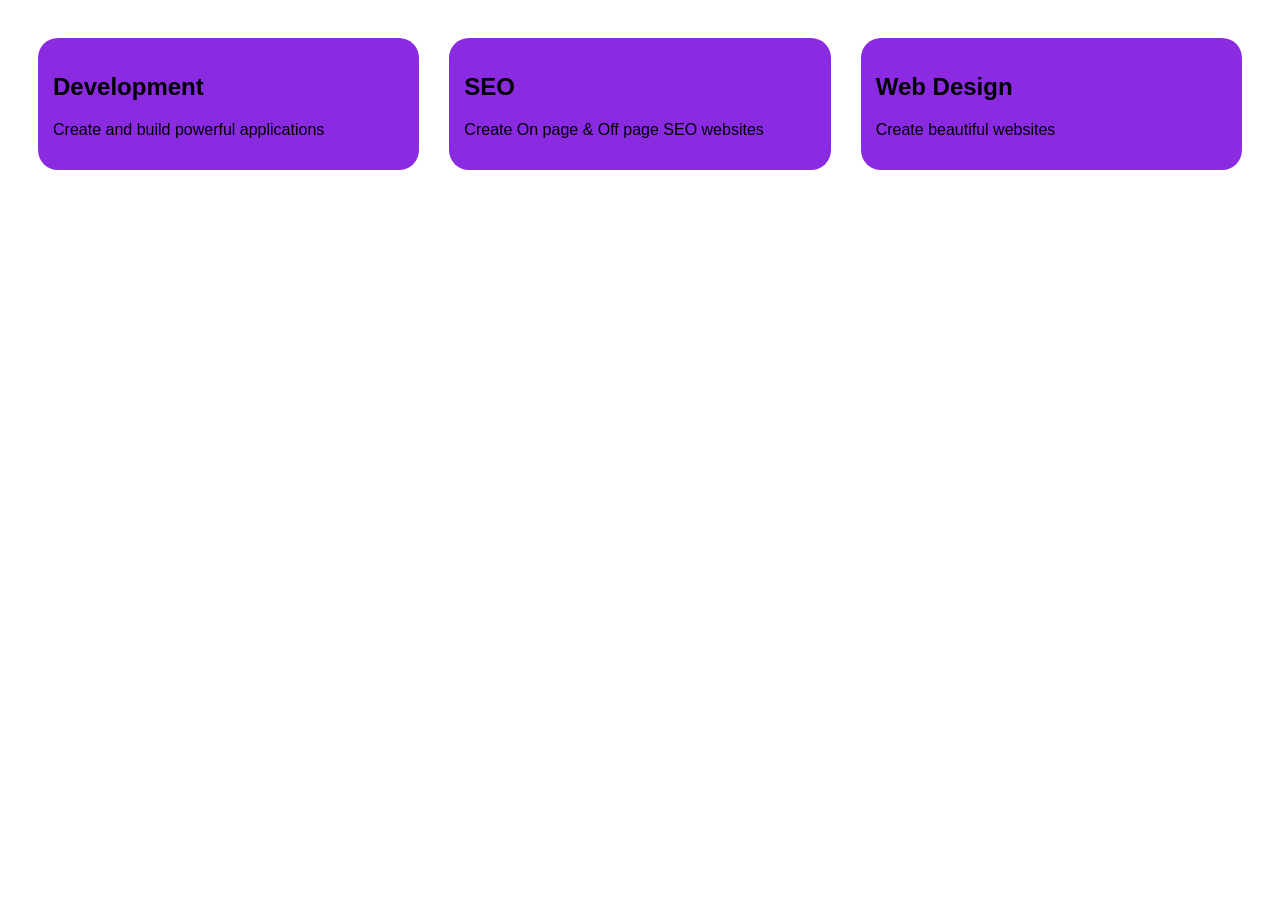
<file: media/index.html>
<!DOCTYPE html>
<html lang="en">
<head>
    <meta charset="UTF-8">
    <meta name="viewport" content="width=device-width, initial-scale=1.0">
    <link rel="stylesheet" href="./styles.css">
    <title>Document</title>
</head>
<body>
    <div class = "container">

        <div class="card">

            <h2>Web Design</h2>
            <p>Create beautiful websites</p>

        </div>

        <div class="card">

            <h2>SEO</h2>
            <p>Create On page & Off page SEO websites</p>

        </div>

        <div class="card">

            <h2>Development</h2>
            <p>Create and build powerful applications</p>

        </div>

    </div>
</body>
</html>
</file>
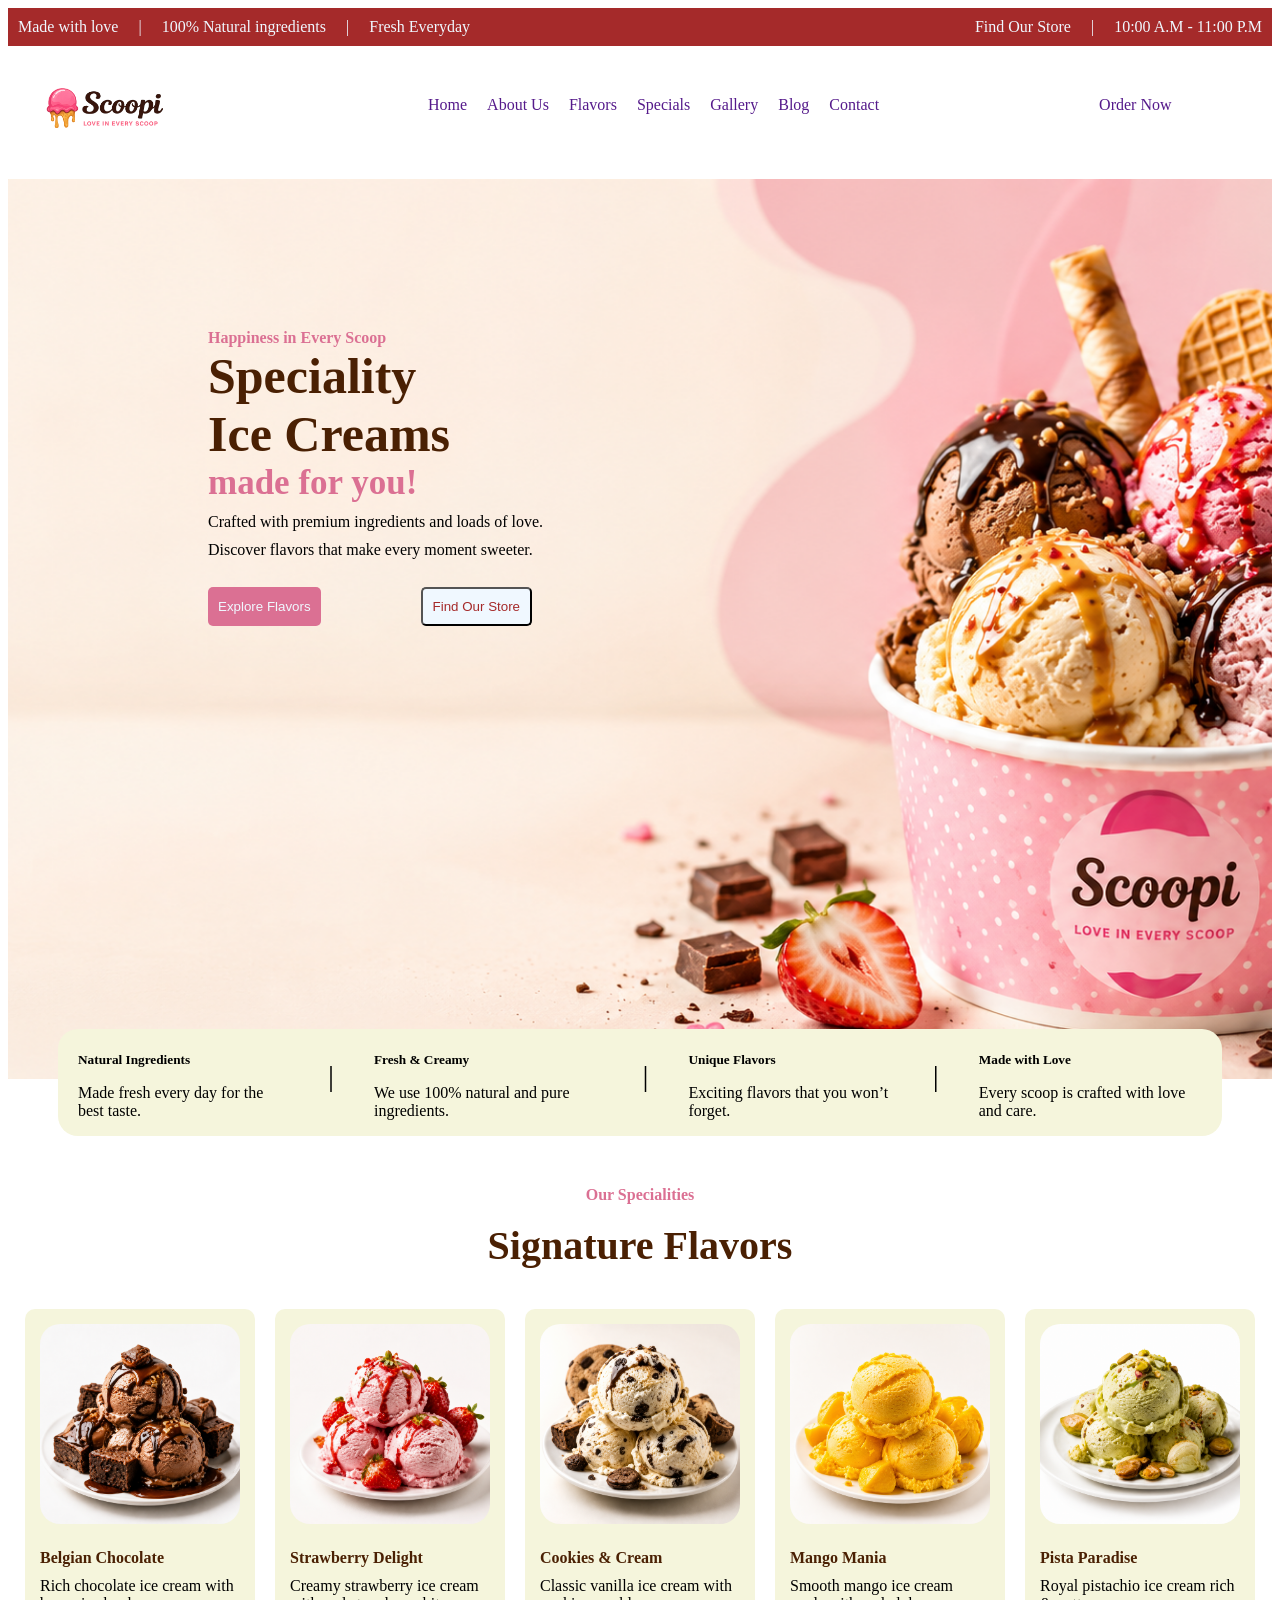
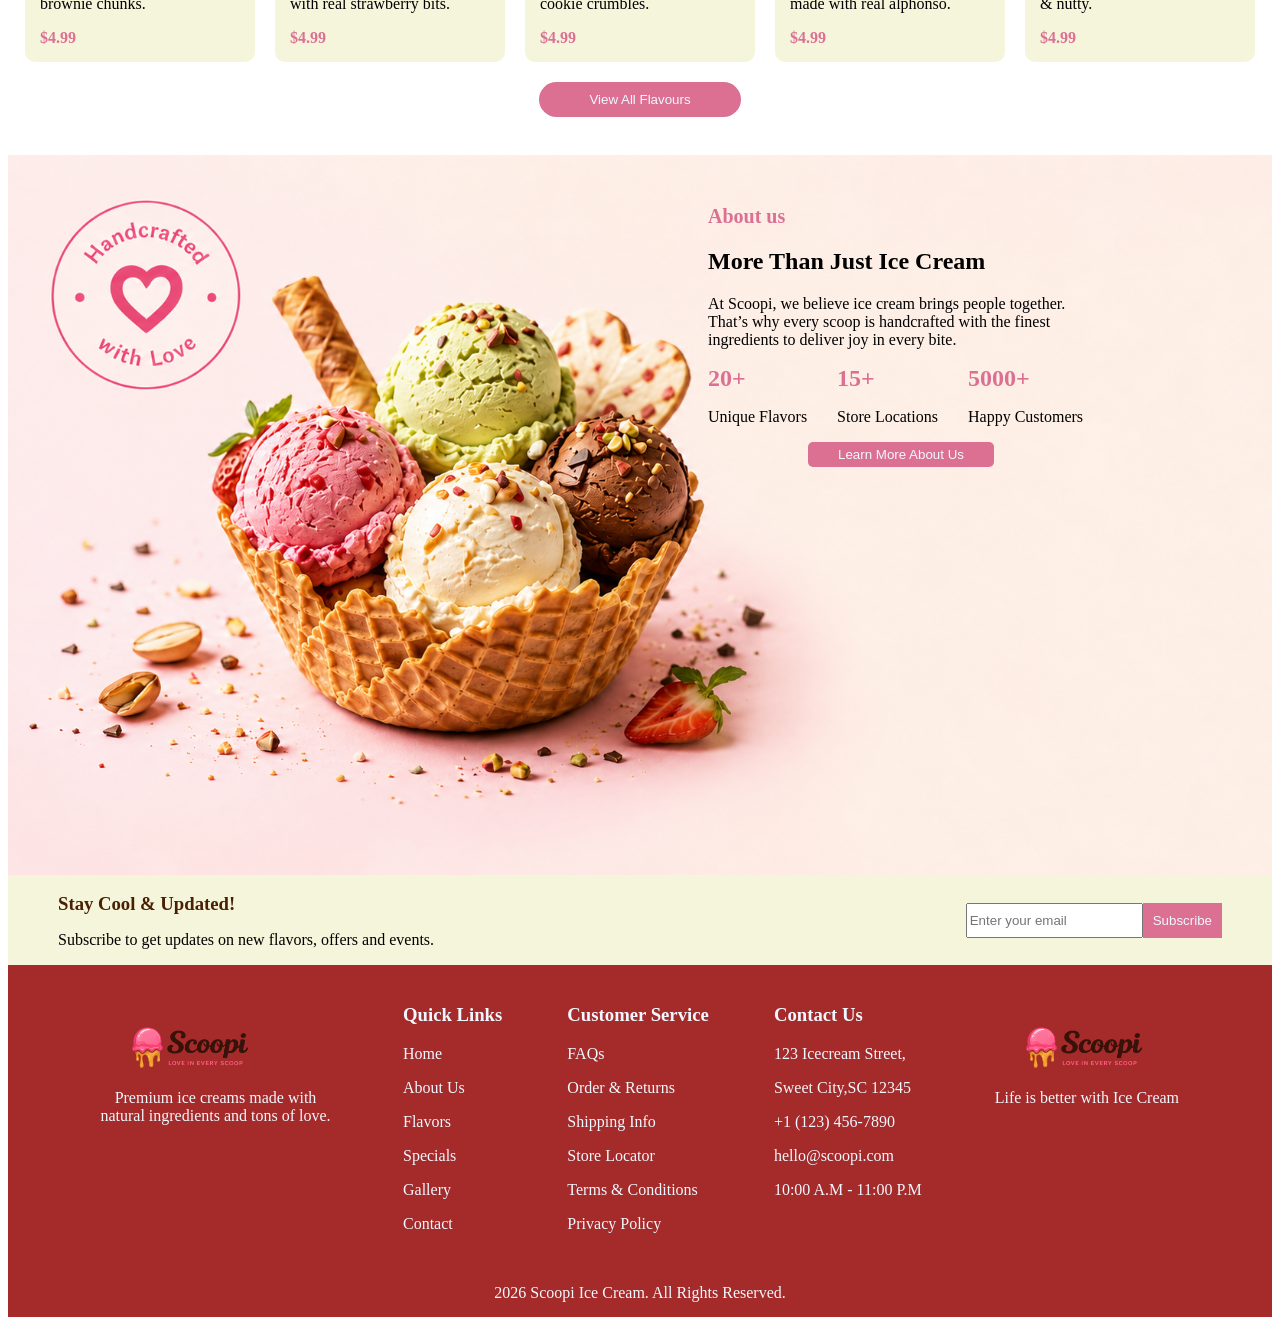
<file: scoopi/index.html>
<!DOCTYPE html>
<html lang="en">
<head>
    <meta charset="UTF-8">
    <meta name="viewport" content="width=device-width, initial-scale=1.0">
    <link rel="stylesheet" href="./styles.css">
    <title>Scoopi</title>
</head>
<body>
    <header class="header">
        <div class="header-left">
        <p>Made with love</p>
        <p>|</p>
        <p>100% Natural ingredients</p>
        <p>|</p>
        <p>Fresh Everyday</p>
        </div>

        <div class="header-right">
          <p>Find Our Store</p>
          <p>|</p>
          <p>10:00 A.M - 11:00 P.M</p>  
        </div>
    </header>
    <!--Navigation added-->
    <nav>
        <img src="./images/scoopilogo.png">
        <a href="">Home</a>
        <a href="">About Us</a>
        <a href="">Flavors</a>
        <a href="">Specials</a>
        <a href="">Gallery</a>
        <a href="">Blog</a>
        <a href="">Contact</a>
        <a class="ordernow" href="">Order Now</a>
    </nav>

    <section class="hero">
        <div class="hero-div">
        <h4>Happiness in Every Scoop</h4>
        <h1>Speciality</h1>
        <h1>Ice Creams</h1>
        <h2>made for you!</h2>
        <p>Crafted with premium ingredients and loads of love.</p>
        <p>Discover flavors that make every moment sweeter.</p>
        <br>
        <div class="hero-buttons">
        <button class="hero-flavours">Explore Flavors</button>
        <button class="hero-findstore">Find Our Store</button>
        </div>
        </div>
    </section>

    <!--Features Section-->
    <section class="advertise">
        <div>
        <h5>Natural Ingredients</h5>
        <p>Made fresh every day for the best taste.</p>
        </div>
        <p class="pipe">|</p>

        
        <div>
        <h5>Fresh & Creamy</h5>
        <p>We use 100% natural and pure ingredients.</p>
        </div>
        <p class="pipe">|</p>


        <div>
        <h5>Unique Flavors</h5>
        <p>Exciting flavors that you won’t forget.</p>
        </div>
        <p class="pipe">|</p>


        <div>
        <h5>Made with Love</h5>
        <p>Every scoop is crafted with love and care.</p>
        </div>
    </section>

    <div class="specilaites-h">
    <h4> Our Specialities</h4>
    <br>
    <h2>Signature Flavors</h2>
    </div>

    <!--Icecreams Section-->
    <section class="icecreams">
        <div class="chocolate">
            <img src="./images/chocolate.png">
            <h4>Belgian Chocolate</h4>
            <p>Rich chocolate ice cream with brownie chunks.</p>
            <b>$4.99</b>
        </div>
        <div class="strawberry">
            <img src="./images/strawberry.png">
            <h4>Strawberry Delight</h4>
            <p>Creamy strawberry ice cream with real strawberry bits.</p>
            <b>$4.99</b>
        </div>
        <div class="cookies">
            <img src="./images/cookie.png">
            <h4>Cookies & Cream</h4>
            <p>Classic vanilla ice cream with cookie crumbles.</p>
            <b>$4.99</b>
        </div>
        <div class="mango">
            <img src="./images/mango.png">
            <h4>Mango Mania</h4>
            <p>Smooth mango ice cream made with real alphonso.</p>
            <b>$4.99</b>
        </div>
        <div class="pista">
            <img src="./images/pista.png">
            <h4>Pista Paradise</h4>
            <p>Royal pistachio ice cream rich & nutty.</p>
            <b>$4.99</b>
        </div>
    </section>

    <!--View all Flavours button-->
    <div class="but-viewflav">
        <button> View All Flavours </button>
    </div>
    <br>
    
    <!--About us page-->
    <section class="aboutus">
  <div class="aboutus-div">
        <h3>About us</h3>
        <h1>More Than Just Ice Cream</h1>
        <p>At Scoopi, we believe ice cream brings people together.<br>
        That’s why every scoop is handcrafted with the finest<br>
        ingredients to deliver joy in every bite.
        </p>
    <div class="achievements">
        <div>
            <h2>20+</h2>
            <p>Unique Flavors</p>
        </div>
        <div>
            <h2>15+</h2>
            <p>Store Locations</p>
        </div>
        <div>
            <h2>5000+</h2>
            <p>Happy Customers</p>
        </div>
    </div>
        <button>Learn More About Us</button>
  </div>
    </section>

    <!--Enter Email Section-->
    <section class="email">
        <div class="left">
            <h3>Stay Cool & Updated!</h3>
            <p>Subscribe to get updates on new flavors, offers and events.</p>
        </div>

        <div class="right">
            <input type="email" placeholder="Enter your email">
            <button>Subscribe</button>
        </div>
    </section>

    <footer>
        <div class="social-media">
            <img src="./images/scoopilogo.png">
            <p>Premium ice creams made with natural ingredients and tons of love.</p>
        </div>

        <div class="quick-links">
            <h3>Quick Links</h3>
            <p>Home</p>
            <p>About Us</p>
            <p>Flavors</p>
            <p>Specials</p>
            <p>Gallery</p>
            <p>Contact</p>
        </div>

        <div class="customer-service">
            <h3>Customer Service</h3>
            <p>FAQs</p>
            <p>Order & Returns</p>
            <p>Shipping Info</p>
            <p>Store Locator</p>
            <p>Terms & Conditions</p>
            <p>Privacy Policy</p>
        </div>

        <div class="contact-us">
            <h3>Contact Us</h3>
            <p>123 Icecream Street,</p>
            <p>Sweet City,SC 12345</p>
            <p>+1 (123) 456-7890</p>
            <p>hello@scoopi.com</p>
            <p>10:00 A.M - 11:00 P.M</p>
        </div>

        <div class="right-img">
            <img src="./images/scoopilogo.png">
            <p>Life is better with Ice Cream</p>
        </div>
    </footer>

    <div class="copyright">
    <p>2026 Scoopi Ice Cream. All Rights Reserved.</p>
    </div>
</body>
</html>
</file>
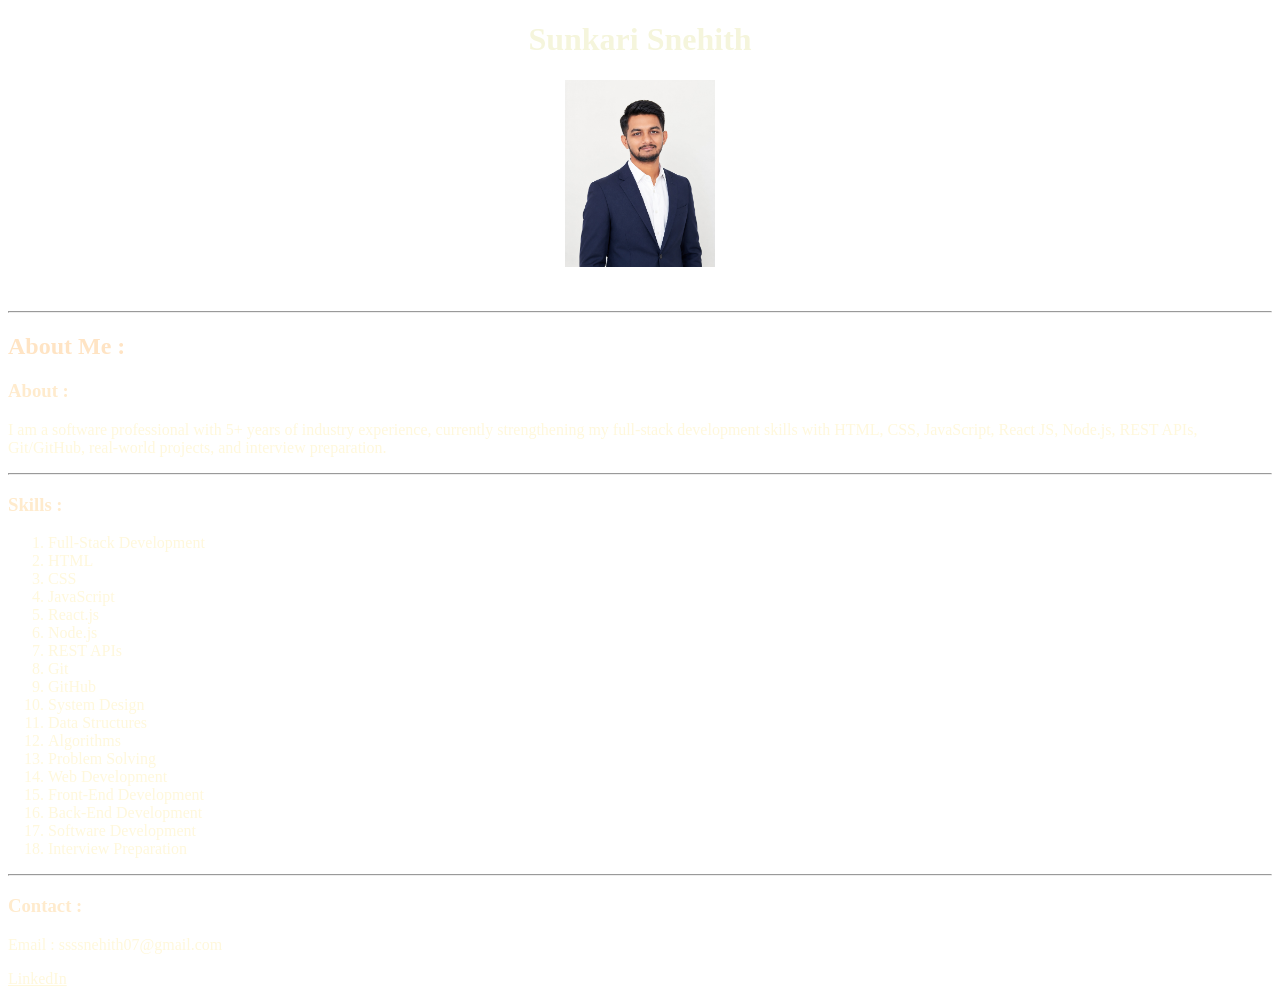
<file: aboutme/aboutme.html>
<!DOCTYPE html>
<html lang="en">
<head>
    <meta charset="UTF-8">
    <meta name="viewport" content="width=device-width, initial-scale=1.0">
    <link rel="stylesheet" href="styles.css">
    <title>About Snehith</title>
</head>
<body class="page">
    <div >
    <!-- <h1 style="color: blue;">Sunkari Snehith</h1> -->
    <h1>Sunkari Snehith</h1>
    <img src="./snehith-img.jpeg" width="150">
    <br>
    <br>
    <hr>
    <h2>About Me :</h2>
    <h3>About :</h3>
    <p>I am a software professional with 5+ years of industry experience, currently strengthening my full-stack development skills with HTML, CSS, JavaScript, React JS, Node.js, REST APIs, Git/GitHub, real-world projects, and interview preparation.</p>
    <hr>
    <h3>Skills :</h3>
    <!-- <p>Full-Stack Development | HTML | CSS | JavaScript | React JS | Node.js | REST APIs | Git | GitHub | System Design | DSA | Problem Solving | Real-World Project Building | Interview Preparation</p> -->
    <ol>
        <li>Full-Stack Development</li>
        <li>HTML</li>
        <li>CSS</li>
        <li>JavaScript</li>
        <li>React.js</li>
        <li>Node.js</li>
        <li>REST APIs</li>
        <li>Git</li>
        <li>GitHub</li>
        <li>System Design</li>
        <li>Data Structures</li>
        <li>Algorithms</li>
        <li>Problem Solving</li>
        <li>Web Development</li>
        <li>Front-End Development</li>
        <li>Back-End Development</li>
        <li>Software Development</li>
        <li>Interview Preparation</li>
    </ol>
    <hr>
    <h3>Contact :</h3>
    <p>Email : ssssnehith07@gmail.com</p>
    <a href="https://www.linkedin.com/in/snehith-sunkari-aa256b167/" , target="_blank">LinkedIn</a>
    </div>
</body>
</html>
</file>
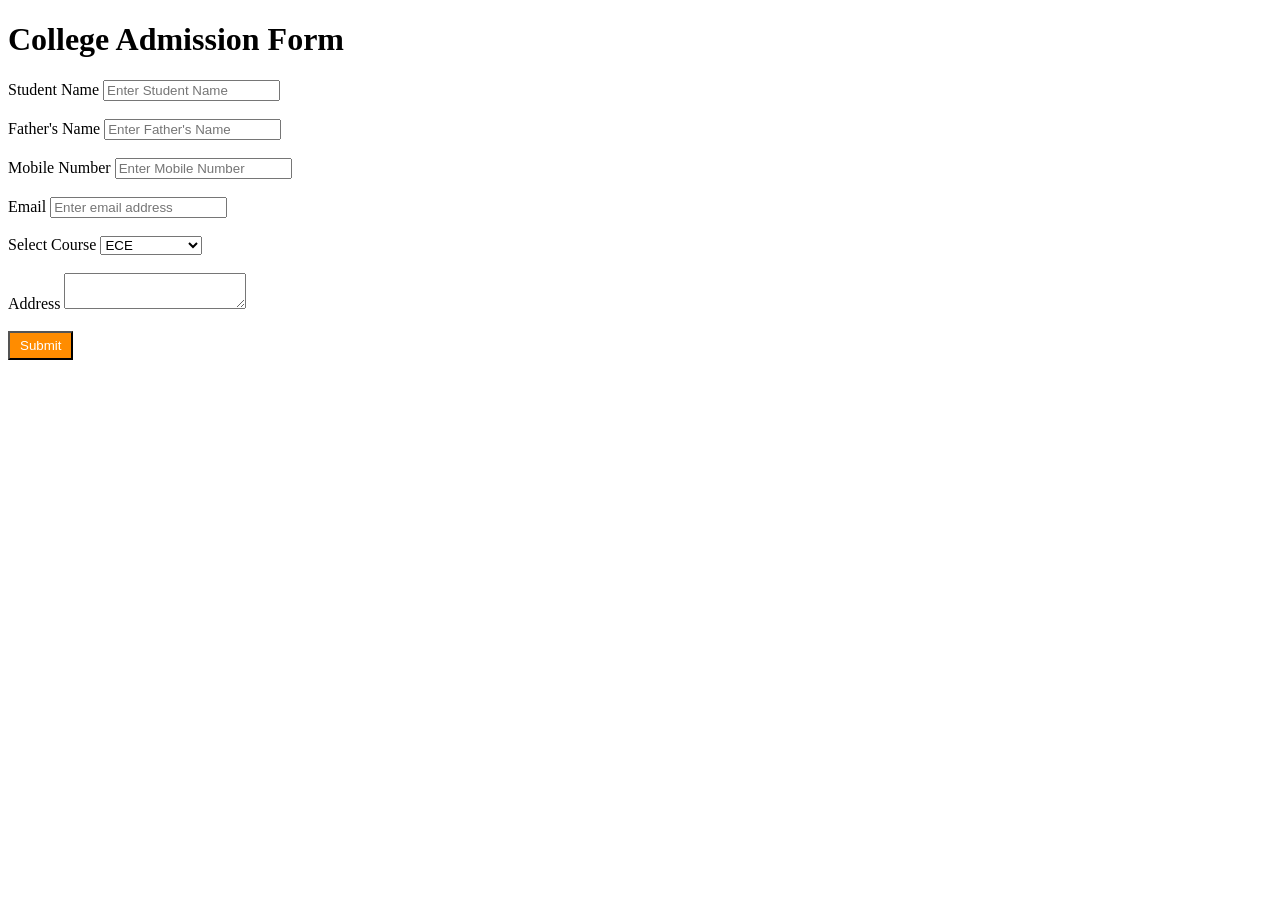
<file: collegeadmission/collegeadmission.html>
<!DOCTYPE html>
<html lang="en">
<head>
    <meta charset="UTF-8">
    <meta name="viewport" content="width=device-width, initial-scale=1.0">
    <link rel="stylesheet" href="styles.css">
    <title>College Admission</title>
</head>
<body>
    <h1>College Admission Form</h1>
    <form>
        <label>Student Name</label>
        <input type="text" placeholder="Enter Student Name">
        <br>
        <br>
        <label>Father's Name</label>
        <input type="text" placeholder="Enter Father's Name">
        <br>
        <br>
        <label>Mobile Number</label>
        <input type="number" placeholder="Enter Mobile Number">
        <br>
        <br>
        <label>Email</label>
        <input type="email" placeholder="Enter email address">
        <br>
        <br>
        <label>Select Course</label>
        <select>
            <option>ECE</option>
            <option>CSE</option>
            <option>AI/ML</option>
            <option>Data Science</option>
        </select>
        <br>
        <br>
        <label>Address</label>
        <textarea></textarea>
        <br>
        <br>
        <button class="">Submit</button>
    </form>
</body>
</html>
</file>
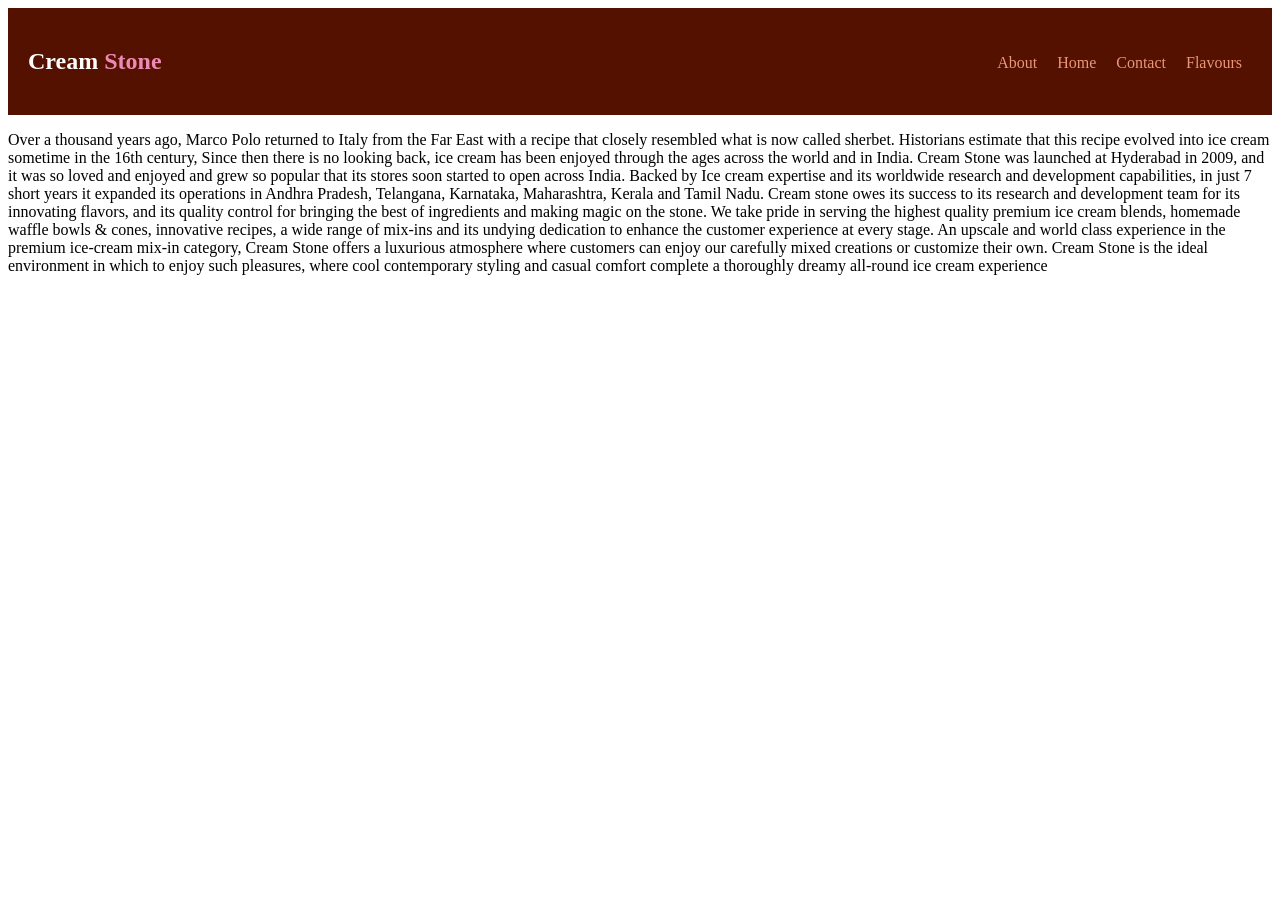
<file: flexbox/about.html>
<!DOCTYPE html>
<html lang="en">
<head>
    <meta charset="UTF-8">
    <meta name="viewport" content="width=device-width, initial-scale=1.0">
    <link rel="stylesheet" href="./styles.css">
    <link rel="stylesheet" href="./homepage.html">
    <title>About</title>
</head>
<body>
    <header>
    <nav class="nav-bar">
    <h1>
        <span class="cream">Cream</span>
        <span class="stone">Stone</span>
    </h1>
    <ul class="nav-ul">
        <li>About</li>
        <li>Home</li>
        <li>Contact</li>
        <li>Flavours</li>
    </ul>
    </nav>
    <p>Over a thousand years ago, Marco Polo returned to Italy from the Far East with a recipe that closely resembled what is now called sherbet. Historians estimate that this recipe evolved into ice cream sometime in the 16th century, Since then there is no looking back, ice cream has been enjoyed through the ages across the world and in India.

Cream Stone was launched at Hyderabad in 2009, and it was so loved and enjoyed and grew so popular that its stores soon started to open across India. Backed by Ice cream expertise and its worldwide research and development capabilities, in just 7 short years it expanded its operations in Andhra Pradesh, Telangana, Karnataka, Maharashtra, Kerala and Tamil Nadu.

Cream stone owes its success to its research and development team for its innovating flavors, and its quality control for bringing the best of ingredients and making magic on the stone.

We take pride in serving the highest quality premium ice cream blends, homemade waffle bowls & cones, innovative recipes, a wide range of mix-ins and its undying dedication to enhance the customer experience at every stage.

An upscale and world class experience in the premium ice-cream mix-in category, Cream Stone offers a luxurious atmosphere where customers can enjoy our carefully mixed creations or customize their own. Cream Stone is the ideal environment in which to enjoy such pleasures, where cool contemporary styling and casual comfort complete a thoroughly dreamy all-round ice cream experience
</p>
    </header>
</body>
</html>
</file>
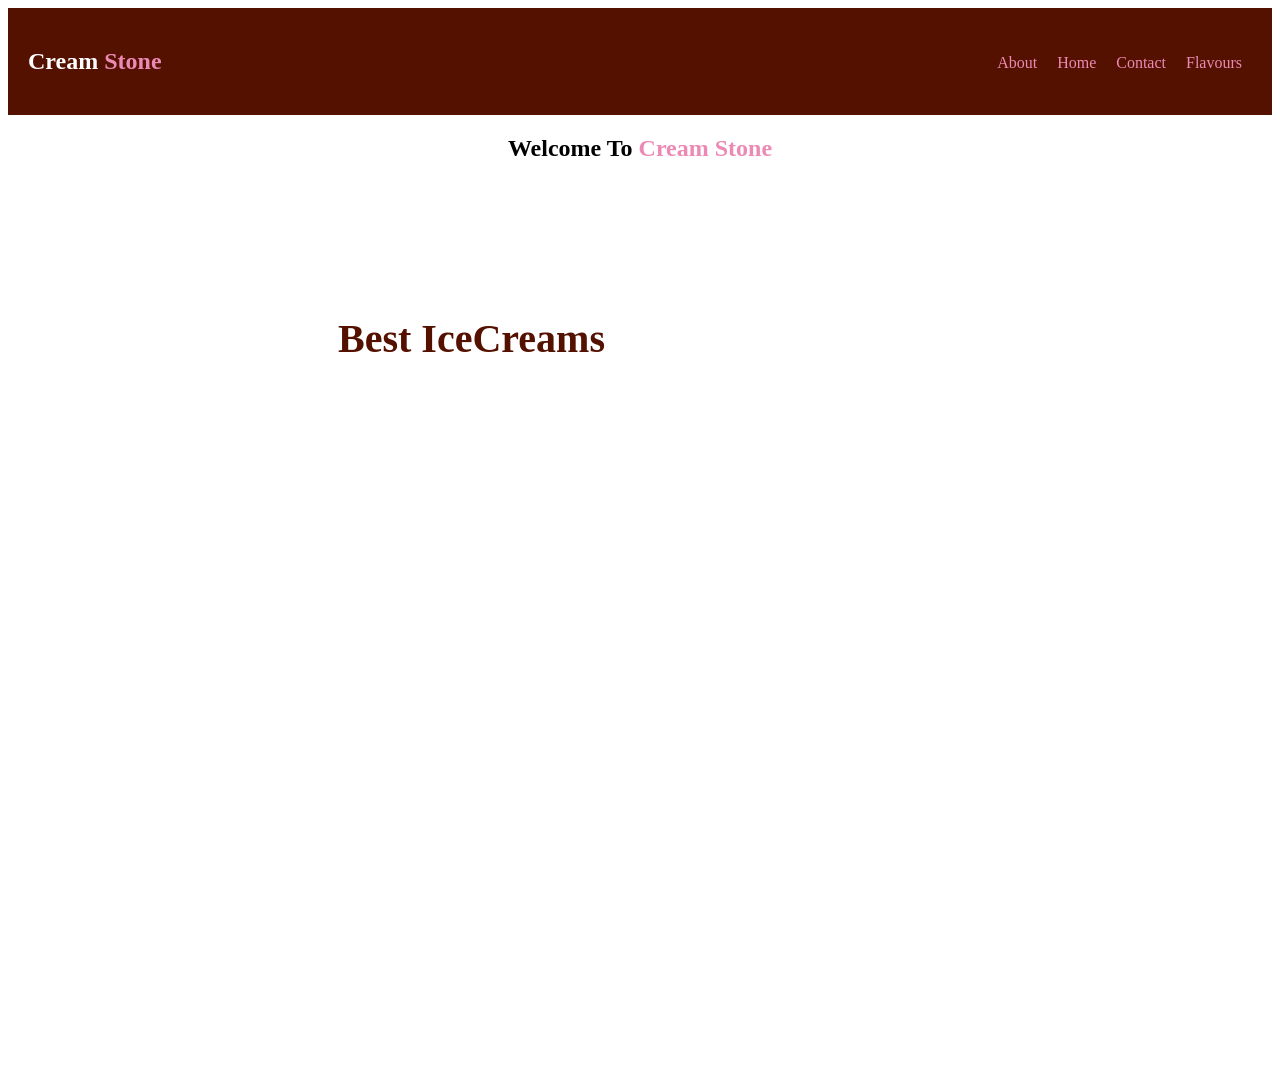
<file: flexbox/homepage.html>
<!DOCTYPE html>
<html lang="en">
<head>
    <meta charset="UTF-8">
    <meta name="viewport" content="width=device-width, initial-scale=1.0">
    <link rel="stylesheet" href="./styles.css">
    <link rel="stylesheet" href="./about.html">
    <link rel="stylesheet" href="./contact.html">
    <link rel="stylesheet" href="./flavours.html">
    <link rel="stylesheet" href="./homepage.html">
    <title>CreamStone</title>
</head>
<body>
    <header>
    <nav class="nav-bar">
    <h1 class="creamstone">
        <a class="h1a" href="./homepage.html">
        <span class="cream">Cream</span>
        <span class="stone">Stone</span>
        </a>
    </h1>
    <ul class="nav-ul">
        <li class="about"><a href="./about.html">About</a></li>
        <li class="home"><a href="./homepage.html">Home</a></li>
        <li class="contact"><a href="./contact.html">Contact</a></li>
        <li class="flavours"><a href="./flavours.html">Flavours</a></li>
    </ul>
    </nav>
    </header>

        <h2>Welcome To 
            <span class="h2cream">Cream Stone</span>
        </h2>

        <section id="herosection">
        <div class="banner">
            <h2>Best IceCreams</h2>
            <p>Our Mission
            To offer our customers, the best ice cream experience they can have, with the finest ingredients with the most creative and innovative flavors.</p>
        </div>

    </section>

</body>
</html>
</file>
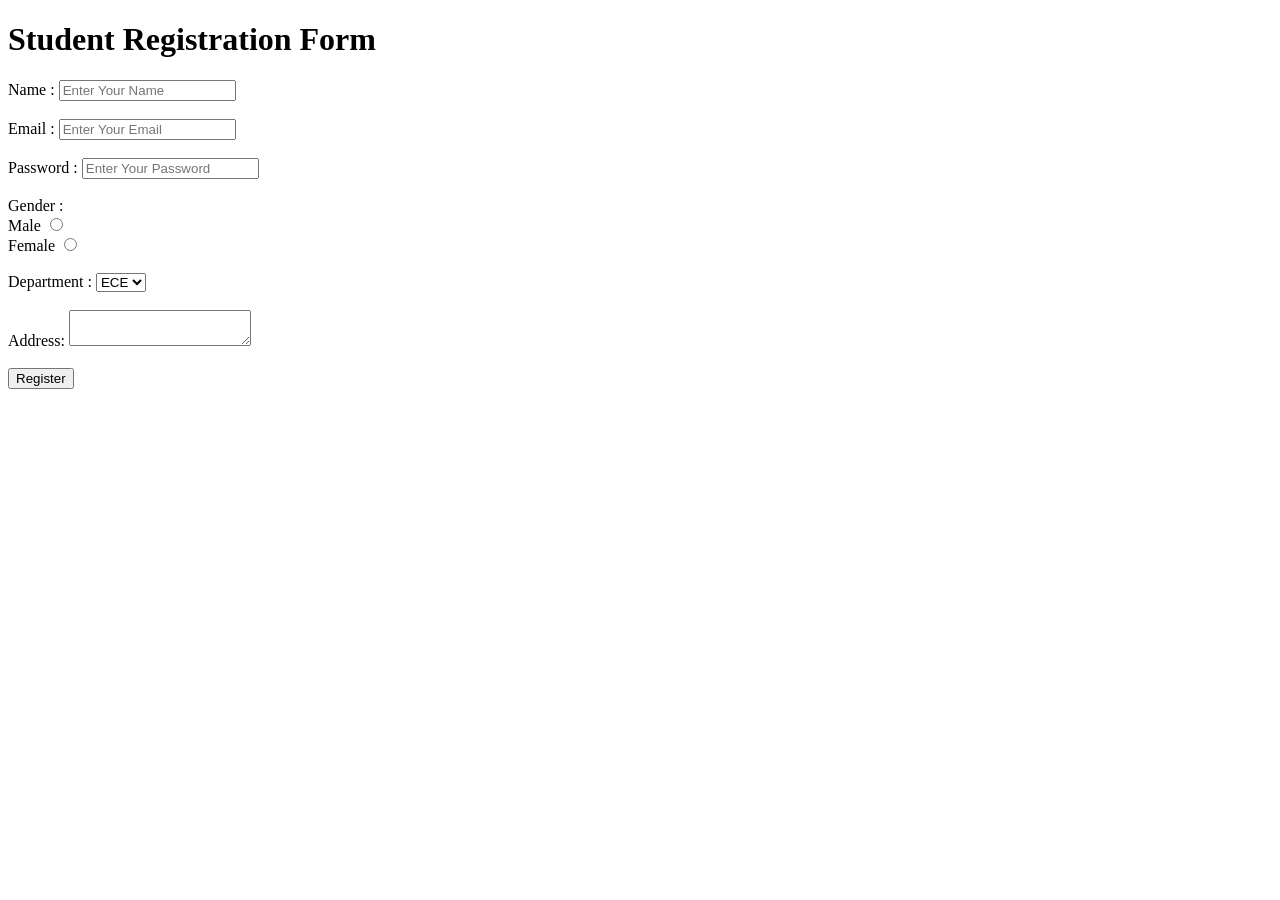
<file: studentreg/studentreg.html>
<!DOCTYPE html>
<html lang="en">
<head>
    <meta charset="UTF-8">
    <meta name="viewport" content="width=device-width, initial-scale=1.0">
    <title>Student Registration</title>
</head>
<body>
    <h1>Student Registration Form</h1>
    <form>
    <label id="name">Name : </label>
    <input id="name" type="text" placeholder="Enter Your Name">
    <br>
    <br>
    <label id="email">Email : </label>
    <input id="email" type="email" placeholder="Enter Your Email">
    <br>
    <br>
    <label id="pass">Password : </label>
    <input id="pass" type="password" placeholder="Enter Your Password">
    <br>
    <br>
    <label>Gender : </label>
    <br>
    <label id="male">Male</label>
    <input id="male" type="radio" name="gender">
    <br>
    <label id="female">Female</label>
    <input id="female" type="radio" name="gender">

    <br>
    <br>
    <label id="dept">Department : </label>
    <select id=""dept>
        <option>ECE</option>
        <option>EEE</option>
        <option>CSE</option>
    </select>
    <br>
    <br>
    <label>Address:</label>
    <textarea></textarea>
    <br>
    <br>
    <button>Register</button>
    </form>
</body>
</html>
</file>
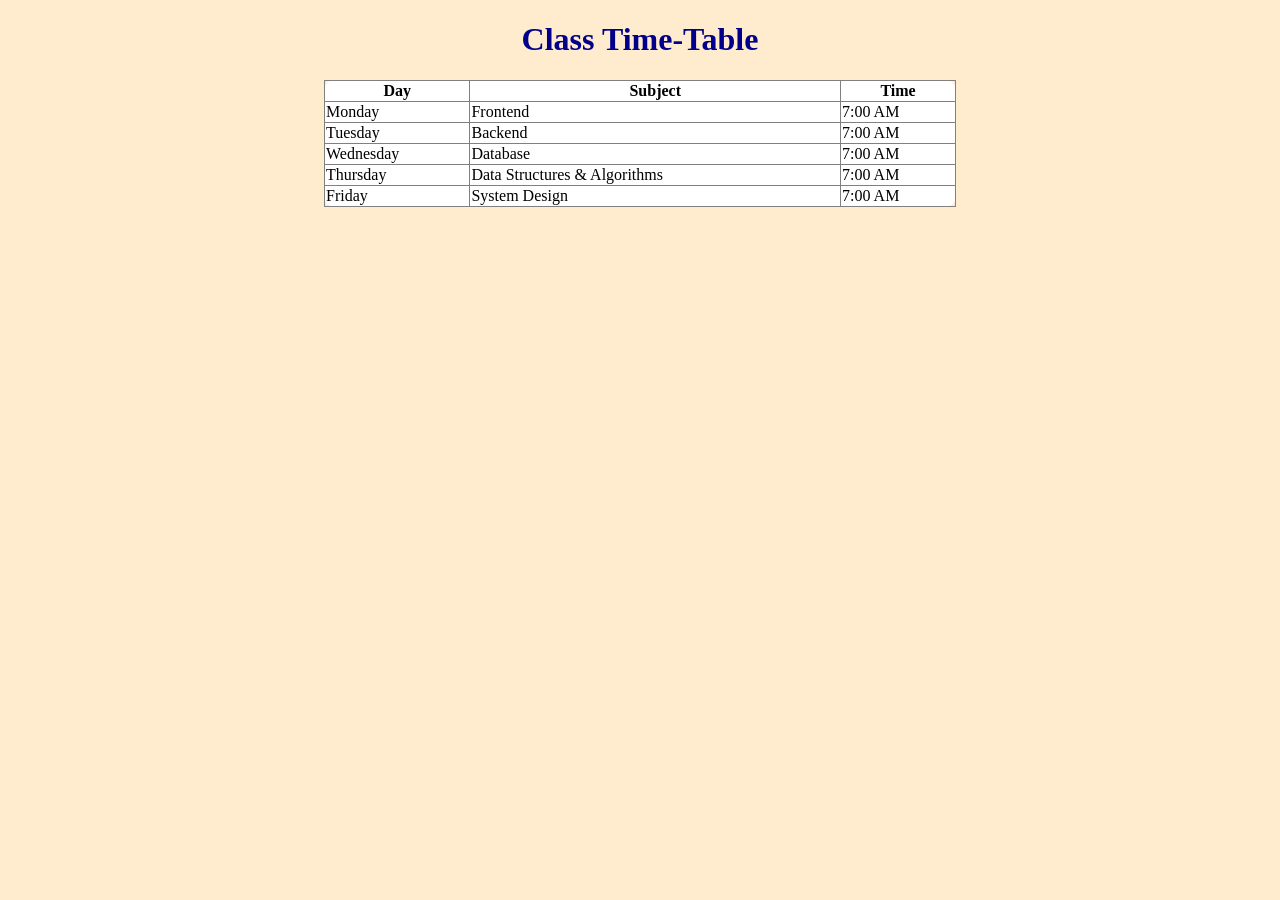
<file: timetable/timetable.html>
<!DOCTYPE html>
<html lang="en">
<head>
    <meta charset="UTF-8">
    <meta name="viewport" content="width=device-width, initial-scale=1.0">
    <link rel="stylesheet" href="styles.css">
    <title>Class Time-Table</title>
</head>
<body>
    <h1>Class Time-Table</h1>
    <table border="1">
    <tr>
    <th>Day</th>
    <th>Subject</th>
    <th>Time</th>
    </tr>
    <tr>
    <td>Monday</td>
    <td>Frontend</td>
    <td>7:00 AM</td>
    </tr>
    <tr>
    <td>Tuesday</td>
    <td>Backend</td>
    <td>7:00 AM</td>
    </tr>
    <tr>
    <td>Wednesday</td>
    <td>Database</td>
    <td>7:00 AM</td>
    </tr>
    <tr>
    <td>Thursday</td>
    <td>Data Structures & Algorithms</td>
    <td>7:00 AM</td>
    </tr>
    <tr>
    <td>Friday</td>
    <td>System Design</td>
    <td>7:00 AM</td>
    </tr>
    </table>

</body>
</html>
</file>
<file: media/styles.css>
body{
    font-family: Arial, Helvetica, sans-serif;
    padding: 30px;
}

.container{
    display: flex;
    gap: 30px;
}

.card{
    background-color: blueviolet;
    padding: 15px;
    border-radius: 20px;
    flex: 1;
}

@media(max-width: 480px){

    .container{
        display: flex;
        flex-direction: column;
    }

    .card{
        width: 100%;
    }

}

@media(min-width: 481px) and (max-width: 1023px){

    .container{
        display: flex;
        flex-direction: column;
        flex-wrap: wrap;
    }

    .card{
        width: 48%;
    }

}

@media(min-width: 1024px){

    .container{
        display: flex;
        flex-direction: row-reverse;
    }

    .card{
        width: 30%;
    }

}

.card:hover{
    background-color: brown;
    color: aliceblue;
    transform: scale(1.1);
}
</file>
<file: scoopi/styles.css>
header{
    display: flex;
    justify-content: space-between;
    padding: 10px;
    background-color: brown;
    color: aliceblue;
}

header p{
    margin: 0;
}

.header-left{
    display: flex;
    gap: 20px;
}

.header-right{
    display: flex;
    gap: 20px;
}


nav img{
    width: 200px;
}

nav{
    display: flex;
    position: relative;
    gap: 20px;
}

nav a{
    position: relative;
    top: 50px;
    left:200px;
    text-decoration-line: none;
}

nav a:hover{
    color: pink;
    text-decoration-line: underline;

}

.ordernow{
    position: relative;
    left:400px;
}

.ordernow:hover{
    color: brown;
    text-decoration-line: none;
}

/*Hero Section*/

.hero{
    background-image: url("./images/scoopihero.png");
    background-size: cover;
    height: 100vh;
}


.hero-div{
    position: relative;
    top: 150px;
    left: 200px;
}
.hero h4,h2{
    font-family: cursive;
    color: palevioletred;
    margin: 0;
}

.hero h2{
    font-size: 35px;
}

.hero h1{
    font-family: Georgia, 'Times New Roman', Times, serif;
    color: rgb(74, 32, 3);
    margin: 0;
    font-size: 50px;
}

.hero p{
    margin: 10px;
    margin-left: 0;
}

.hero-buttons{
    display: flex;
    gap: 100px;
}

.hero-flavours{
    padding: 10px;
    background-color: palevioletred;
    border: 0;
    color: aliceblue;
    border-radius: 5px;
}

.hero-findstore{
    padding: 10px;
    background-color: aliceblue;
    color: brown;
    border-radius: 5px;
}

/*Advertise section*/

.advertise{
    display: flex;
    gap: 20px;
    justify-content: center;
    background-color: beige;
    position: relative;
    top: -50px;
    margin-left:50px ;
    margin-right:50px;
    border-radius: 20px;

}

.advertise div{
    padding-left: 20px;
    padding-right: 20px;
}

.advertise div h5{
    margin-bottom: 0;
}

.pipe{
    font-size: 30px;
}

/*headings before specilaities*/
.specilaites-h{
    text-align: center;
    /* margin: 0; */
}

.specilaites-h h4{
    color: palevioletred;
    font-family: cursive;
    margin: 0;
}

.specilaites-h h2{
    color: rgb(74, 32, 3);
    font-family: Georgia, 'Times New Roman', Times, serif;
    margin: 0;
    font-size: 40px;
}

/**Iccreams Section**/

.icecreams{
    display: flex;
    justify-content: center;
    gap: 20px;
    margin-top: 20px;
    padding: 20px;
}

.icecreams div{
    background-color: beige;
    padding: 15px;
    border-radius: 10px;
}

.icecreams div img{
    width: 200px;
    justify-items: center;
    border-radius: 20px;
}

.icecreams div p{
    margin-top: 0;
}

.icecreams div h4{
    margin-bottom: 10px;
    color: rgb(74, 32, 3);
}

.icecreams div b{
    color: palevioletred;
}

.icecreams div:hover{
    background-color: rgb(197, 197, 134);
}

/**View All Flavors button**/
.but-viewflav{
    text-align: center;
}

.but-viewflav button{
    padding: 10px;
    padding-left: 50px;
    padding-right: 50px;
    background-color: palevioletred;
    color: aliceblue;
    border-radius: 20px;
    border: none;
}


/**About us section**/
.aboutus{
    background-image: url(./images/aboutus.png);
    background-size: cover;
    height: 80vh;
}

.aboutus-div{
    position: relative;
    left: 700px;
    top: 50px;
}

.aboutus-div h3{
    color: palevioletred;
    font-family: cursive;
    font-size: 20px;
}

.achievements{
    display: flex;
    gap: 30px;
}

.aboutus-div button{
    background-color: palevioletred;
    padding: 5px;
    padding-left: 30px;
    padding-right: 30px;
    border: none;
    border-radius:5px;
    color: aliceblue;
    position: relative;
    left: 100px;

}

/**Email Section**/
.email{
    display: flex;
    justify-content: space-between;
    align-items: center;
    background-color: beige;
    padding-left: 50px;
    padding-right: 50px;

}

.left h3{
    color: rgb(74, 32, 3);
    margin-bottom: 0;
}

.right{
    display: flex;
}

.right button{
    background-color: palevioletred;
    color: aliceblue;
    border: none;
    padding: 10px;
}

/**footer*/

.social-media{
    width: 20%;
}

.social-media img{
    width:200px;
    height: auto;
}

.social-media p{
    position: relative;
    text-align: center;
    top:-50px;
}

.right-img img{
    width:200px;
    height: auto;
}

footer{
    display: flex;
    justify-content: space-evenly;
    background-color: brown;
    color: aliceblue;
    padding: 20px;
}

.right-img p{
    position: relative;
    text-align: center;
    top:-50px;
} 

.copyright{
    background-color: brown;
    color: aliceblue;
    text-align: center;
    padding: 15px;
}

.copyright p{
    margin: 0;
}
</file>
<file: aboutme/styles.css>
h1{
    text-align: center;
    color: beige;
}
h2{
    color: bisque;
}
img {
    display: block;
    margin: 0 auto;
}
h3{
  color: blanchedalmond;
}
p{
    color: cornsilk;
}
/* .page{
      background-color: beige;
} */
li{
    color: cornsilk;
}
a{
    color: cornsilk;
}
.page{
      background-image: url(https://wallpapers.com/images/hd/professional-background-2553-x-1405-fygtb0fqpd1kzb0w.jpg);
}
</file>
<file: collegeadmission/styles.css>
button{
    background-color: darkorange;
    color: white;
    padding: 5px 10px;
}

body{
    background-image: url(https://wallpaperaccess.com/full/1209535.jpg);
    background-size: cover;
}
</file>
<file: flexbox/styles.css>
.cream {
  color: #ffffff;
}
.stone {
  color: #ec89b4;
}
h1{
    padding: 20px;
}
.h1a{
    text-decoration: none;
}
h2{
    text-align: center;
}
.h2cream{
  color: #ec89b4;
}
.nav-bar{
    background-color: #541100;
    display: flex;
    justify-content: space-between;
}
.nav-bar a {
    text-decoration: none;
    color: #ec89b4;
}
.nav-ul{
    display: flex;
    gap: 20px;
    color: darksalmon;
    /* padding-right: 30px; */
    position: relative;
    right: 30px;
    top: 30px;
}
li{
    list-style: none;
}

.about a{
    text-decoration: none;

}

.about a:hover{
    color: #ee448e;
}

.contact a{
    text-decoration: none;
}

.contact a:hover{
    color: #ee448e;
}

.flavours a{
    text-decoration: none;
}

.flavours a:hover{
    color: #ee448e;
}

.home a{
    text-decoration: none;
}

.home a:hover{
    color: #ee448e;
}

.banner{
    background-image: url(https://www.creamstoneconcepts.com/images/banner.jpg);
    background-size: cover;
    height: 100vh;
    position: relative;
}

.banner h2{
    color: #541100;
    position: absolute;
    top: 100px;
    left: 330px;
    font-size: 40px;
}

.banner p{
    color: #ffffff;
    width: 200px;
    position: absolute;
    top: 200px;
    left: 50px;
    
} 

.flav{
    display: flex;
    gap: 20px;
}

.dfd{
    background-image: url(./images/dfd.jpeg);
    height: 300px;
    background-size: cover;
    background-position: center;
    width: 33.3%;
    position: relative;
    text-align: center;
    color: #541100;
    font-size: 20px;
    
}
.dfd:hover{
    transform: scale(1.1);
        transition: 0.5s;

}

.an{
    background-image: url(./images/ad.jpeg);
    height: 300px;
    background-size: cover;
    background-position: center;
    width: 33.3%;
    position: relative;
    text-align: center;
    color: #541100;
    font-size: 20px;
}

.an:hover{
    transform: scale(1.1);
    transition: 0.5s;
}

.nuo{
    background-image: url(./images/nuo.jpeg);
    height: 300px;
    background-size: cover;
    background-position: center;
    width: 33.3%;
    position: relative;
    text-align: center;
    color: #541100;
    font-size: 20px;
}

.nuo:hover{
    transform: scale(1.1);
    transition: 0.5s;
}

address{
    padding: 30px;
    animation: move 15s infinite;
}

@keyframes move {
0% {transform: translateX(0);}
100% {transform: 
    translateX(1000px);}    
}
</file>
<file: timetable/styles.css>
h1 {
    text-align: center;
    color: darkblue;
}

table {
    width: 50%;
    margin: 0 auto;
    border-collapse: collapse;
    border-radius: 10px;
    background-color: white;
}

body{
    background-color: blanchedalmond;
}
</file>
